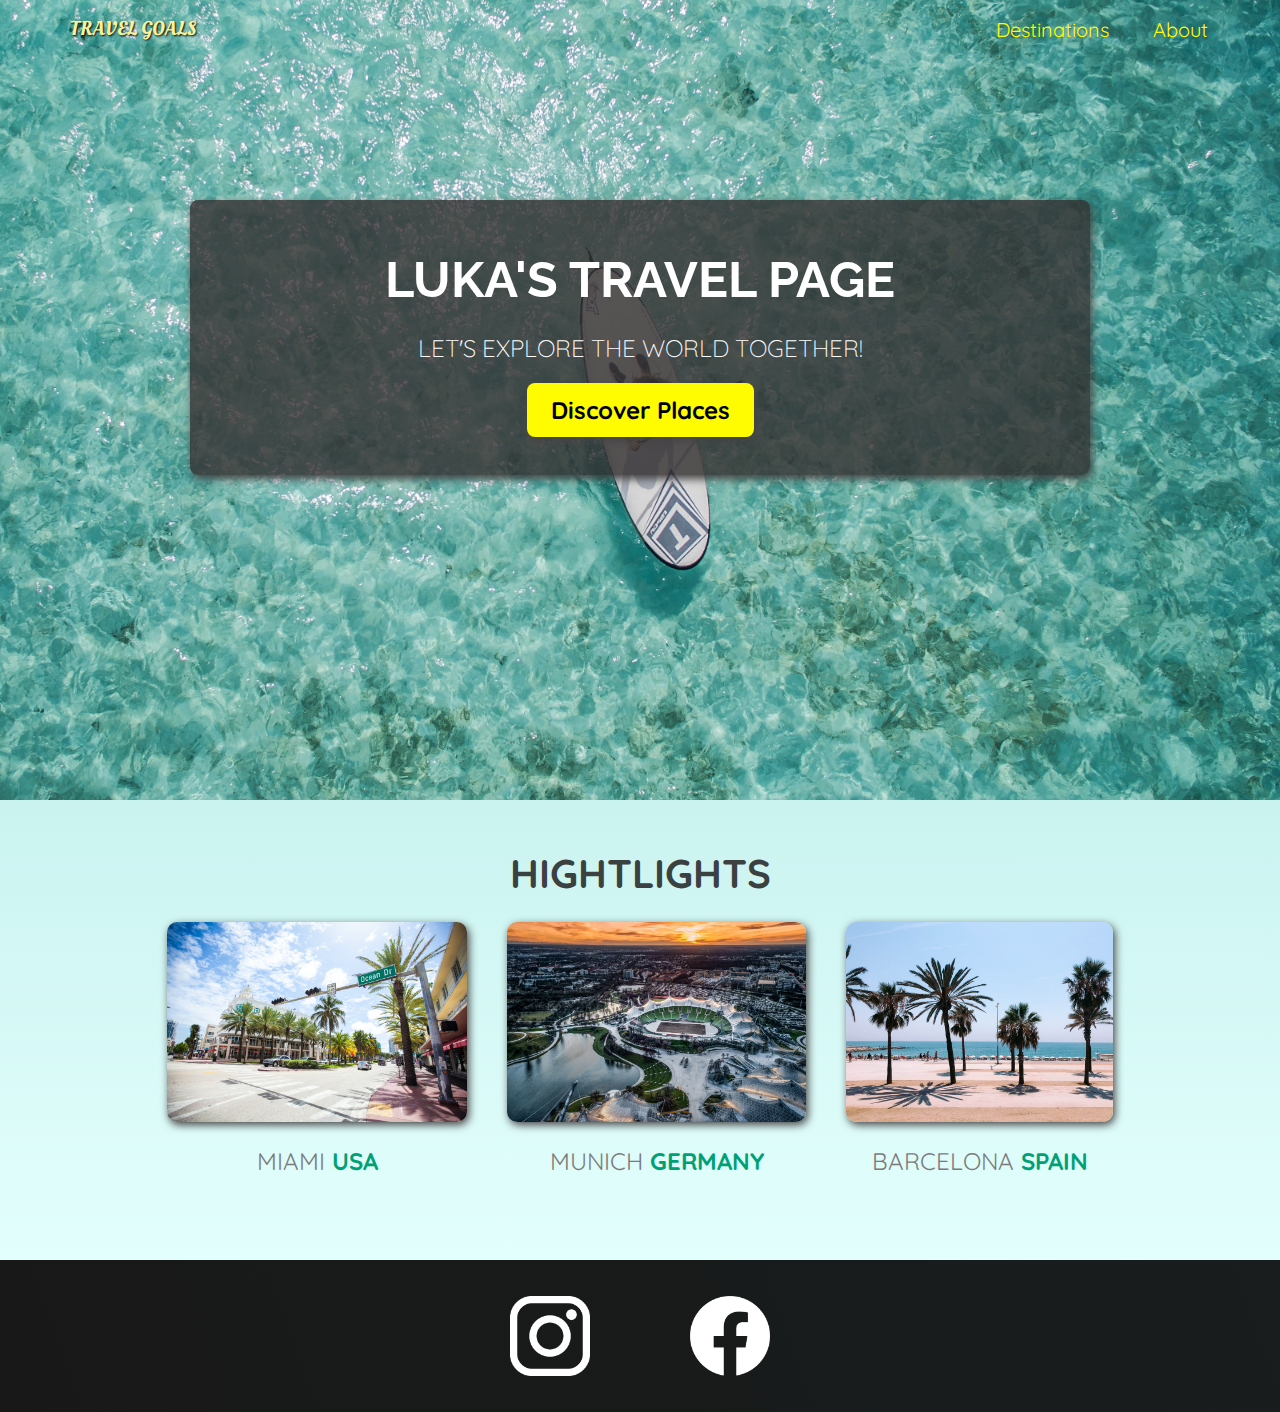
<file: index.html>
<!DOCTYPE html>
<html lang="en">
<head>
    <meta charset="UTF-8">
    <link
    href="https://fonts.googleapis.com/css2?family=Raleway:wght@700&family=Oleo+Script:wght@700&family=Quicksand:wght@300;500;700&display=swap"
    rel="stylesheet"
  />
  <link rel="stylesheet" href="shared.css">
    <link rel="stylesheet" href="styles.css">
    <title>Travel Goals</title>
</head>
<body>
    <header id="container">
        <div id="page-logo">
            <a href="/index.html">Travel Goals</a>
        </div>
        <nav>
            <ul>
                <li>
                    <a href="/places.html">Destinations</a>
                </li>
                <li>
                    <a href="/about.html">About</a>
                </li>

            </ul>
        </nav>
    </header>
    <main>
        <section id="hero">
            <div id="hero-content">
                <h1>Luka's Travel Page</h1>
                <p>Let's Explore The World Together!</p>
                <a href="/places.html">Discover Places</a>
            </div>
        </section>
        <section id="highlights">
           <h2>Hightlights</h2> 
           <ul id="destinations">
            <li class="destination">
                <img src="/images/places/miami.jpg" alt="Miami Streets on sunny day">
                <p>Miami <strong>USA</strong></p>
            </li>
            <li class="destination">
                <img src="/images/places/munich.jpg" alt="Munich stadium in winter">
                <p>Munich <strong>Germany</strong></p>
            </li>
            <li class="destination">
                <img src="/images/places/barcelona.jpg" alt="Palm beach in barcelona">
                <p>Barcelona <strong>Spain</strong></p>
            </li>
           </ul>
        </section>
    </main>
    <footer>
        <ul>
            <li>
                <a href="https://www.instagram.com" target="_blank">
                    <img src="/images/icons/insta.png" alt="Instagram Logo"></a>
            </li>
            <li>
                <a href="https://www.facebook.com" target="_blank">
                    <img src="/images/icons/facebook.png" alt="Facebook Logo"></a>
            </li>
        </ul>
    </footer>
</body>
</html>
</file>
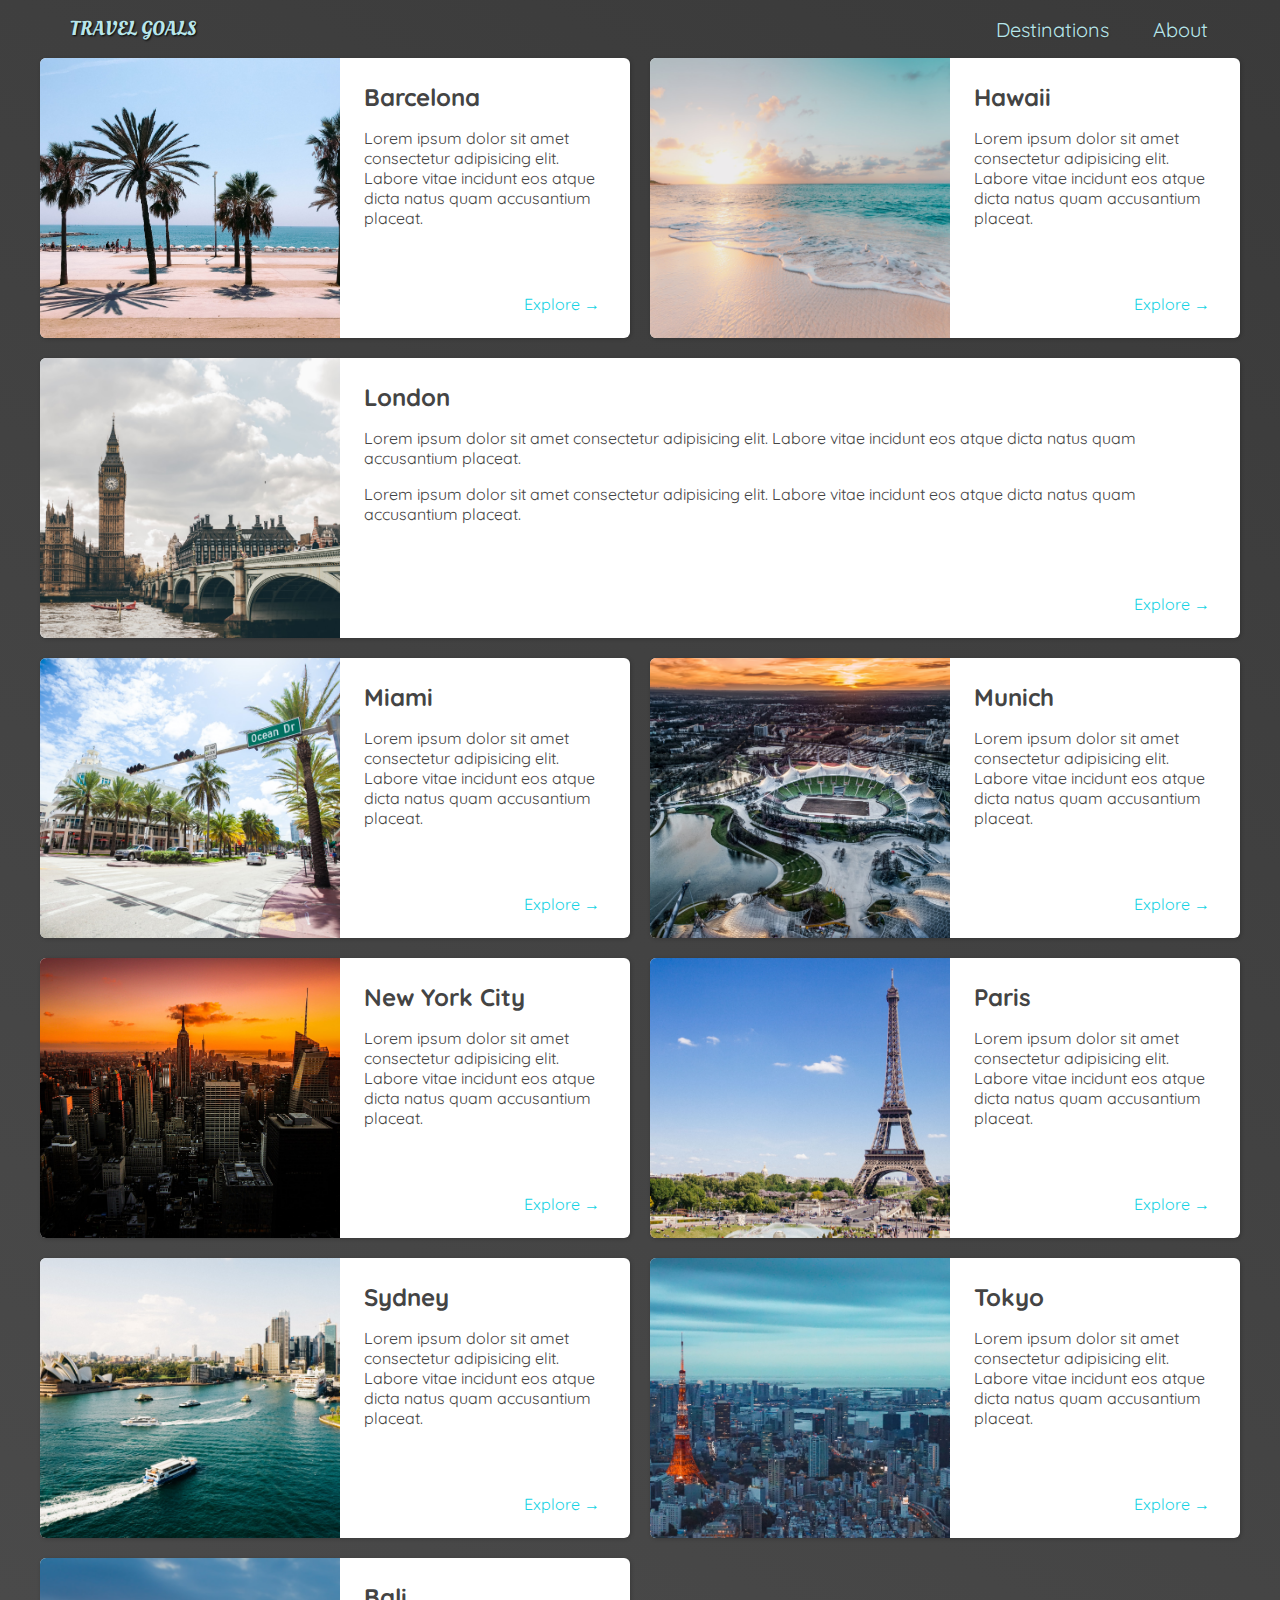
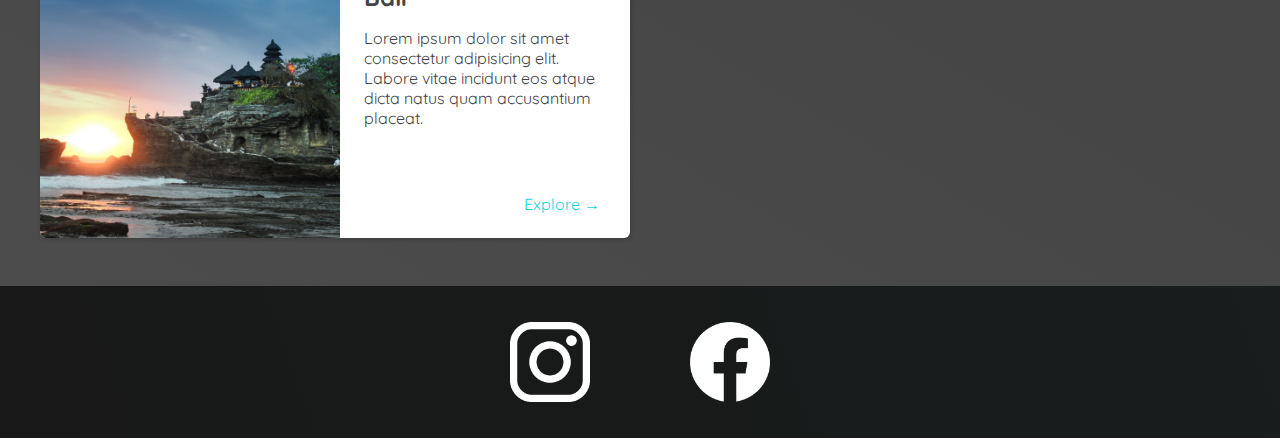
<file: places.html>
<!DOCTYPE html>
<html lang="en">
    <head>
        <meta charset="UTF-8">
        <link
        href="https://fonts.googleapis.com/css2?family=Raleway:wght@700&family=Oleo+Script:wght@700&family=Quicksand:wght@300;500;700&display=swap"
        rel="stylesheet"
      />
      <link rel="stylesheet" href="shared.css">
        <link rel="stylesheet" href="places.css">
        <title>Travel Goals</title>
    </head>
<body>
    <header id="container">
        <div id="page-logo">
            <a href="/index.html">Travel Goals</a>
        </div>
        <nav>
            <ul>
                <li>
                    <a href="/places.html">Destinations</a>
                </li>
                <li>
                    <a href="/about.html">About</a>
                </li>

            </ul>
        </nav>
    </header> 
    <main>
        <ul>
            <li>
              <img src="images/places/barcelona.jpg" alt="City of Barcelona" />
              <div class="item-content">
                <div>
                  <h2>Barcelona</h2>
                  <p>
                    Lorem ipsum dolor sit amet consectetur adipisicing elit. Labore
                    vitae incidunt eos atque dicta natus quam accusantium placeat.
                  </p>
                </div>
                <div class="actions">
                  <a href="https://en.wikipedia.org/wiki/Barcelona">Explore &#x2192</a>
                </div>
              </div>
            </li>
            <li>
              <img src="images/places/hawaii.jpg" alt="Hawaii beach" />
              <div class="item-content">
                <div>
                  <h2>Hawaii</h2>
                  <p>
                    Lorem ipsum dolor sit amet consectetur adipisicing elit. Labore
                    vitae incidunt eos atque dicta natus quam accusantium placeat.
                  </p>
                </div>
                <div class="actions">
                  <a href="hhttps://en.wikipedia.org/wiki/Hawaii">Explore &#x2192</a>
                </div>
              </div>
            </li>
            <li>
              <img src="images/places/london.jpg" alt="London city" />
              <div class="item-content">
                <div>
                  <h2>London</h2>
                  <p>
                    Lorem ipsum dolor sit amet consectetur adipisicing elit. Labore
                    vitae incidunt eos atque dicta natus quam accusantium placeat.
                  </p>
                  <p>
                    Lorem ipsum dolor sit amet consectetur adipisicing elit. Labore
                    vitae incidunt eos atque dicta natus quam accusantium placeat.
                  </p>
                </div>
                <div class="actions">
                  <a href="https://en.wikipedia.org/wiki/London">Explore &#x2192</a>
                </div>
              </div>
            </li>
            <li>
              <img src="images/places/miami.jpg" alt="Miami streets" />
              <div class="item-content">
                <div>
                  <h2>Miami</h2>
                  <p>
                    Lorem ipsum dolor sit amet consectetur adipisicing elit. Labore
                    vitae incidunt eos atque dicta natus quam accusantium placeat.
                  </p>
                </div>
                <div class="actions">
                  <a href="https://en.wikipedia.org/wiki/Miami">Explore &#x2192</a>
                </div>
              </div>
            </li>
            <li>
              <img src="images/places/munich.jpg" alt="Munich football stadium" />
              <div class="item-content">
                <div>
                  <h2>Munich</h2>
                  <p>
                    Lorem ipsum dolor sit amet consectetur adipisicing elit. Labore
                    vitae incidunt eos atque dicta natus quam accusantium placeat.
                  </p>
                </div>
                <div class="actions">
                  <a href="https://en.wikipedia.org/wiki/Munich">Explore &#x2192</a>
                </div>
              </div>
            </li>
            <li>
              <img src="images/places/new-york-city.jpg" alt="New York City skyline" />
              <div class="item-content">
                <div>
                  <h2>New York City</h2>
                  <p>
                    Lorem ipsum dolor sit amet consectetur adipisicing elit. Labore
                    vitae incidunt eos atque dicta natus quam accusantium placeat.
                  </p>
                </div>
                <div class="actions">
                  <a href="https://en.wikipedia.org/wiki/New_York_City"
                    >Explore &#x2192</a
                  >
                </div>
              </div>
            </li>
            <li>
              <img src="images/places/paris.jpg" alt="Paris city" />
              <div class="item-content">
                <div>
                  <h2>Paris</h2>
                  <p>
                    Lorem ipsum dolor sit amet consectetur adipisicing elit. Labore
                    vitae incidunt eos atque dicta natus quam accusantium placeat.
                  </p>
                </div>
                <div class="actions">
                  <a href="https://en.wikipedia.org/wiki/Paris">Explore &#x2192</a>
                </div>
              </div>
            </li>
            <li>
              <img src="images/places/sydney.jpg" alt="Sydney beach" />
              <div class="item-content">
                <div>
                  <h2>Sydney</h2>
                  <p>
                    Lorem ipsum dolor sit amet consectetur adipisicing elit. Labore
                    vitae incidunt eos atque dicta natus quam accusantium placeat.
                  </p>
                </div>
                <div class="actions">
                  <a href="https://en.wikipedia.org/wiki/Sydney">Explore &#x2192</a>
                </div>
              </div>
            </li>
            <li>
              <img src="images/places/tokyo.jpg" alt="Tokyo skyline" />
              <div class="item-content">
                <div>
                  <h2>Tokyo</h2>
                  <p>
                    Lorem ipsum dolor sit amet consectetur adipisicing elit. Labore
                    vitae incidunt eos atque dicta natus quam accusantium placeat.
                  </p>
                </div>
                <div class="actions">
                  <a href="https://en.wikipedia.org/wiki/Tokyo">Explore &#x2192</a>
                </div>
              </div>
            </li>
            <li>
              <img src="images/places/bali.jpg" alt="Bali beach" />
              <div class="item-content">
                <div>
                  <h2>Bali</h2>
                  <p>
                    Lorem ipsum dolor sit amet consectetur adipisicing elit. Labore
                    vitae incidunt eos atque dicta natus quam accusantium placeat.
                  </p>
                </div>
                <div class="actions">
                  <a href="https://en.wikipedia.org/wiki/Bali">Explore &#x2192</a>
                </div>
              </div>
            </li>
          </ul>
    </main> 
    <footer>
        <ul>
            <li>
                <a href="https://www.instagram.com" target="_blank">
                    <img src="/images/icons/insta.png" alt="Instagram Logo"></a>
            </li>
            <li>
                <a href="https://www.facebook.com" target="_blank">
                    <img src="/images/icons/facebook.png" alt="Facebook Logo"></a>
            </li>
        </ul>
    </footer>
</body>
</html>
</file>
<file: shared.css>
body{
    font-family: "Quicksand" , sans-serif;
    margin: 0;
}

ul{
    list-style: none;
    margin: 0;
    padding: 0;
}

header{
    display: flex;
    justify-content: space-between;
    align-items: center;
    padding: 15px 60px;
    position: absolute;
    width: 100%;
    top: 0;
    left: 0;
    box-sizing: border-box;
}

#page-logo a{
    padding: 10px;
    font-family: "Oleo Script" , sans-serif;
    color: rgb(245, 243, 160);
    text-decoration: none;
    text-transform: uppercase;
    text-shadow: 1px 1px 2px rgb(0, 0, 0);
}

header ul{
    display: flex;

}

header li{
    margin-left: 20px;
}

header a{
    color: rgb(255, 251, 0);
    text-decoration: none;
    font-size: 20px;
    padding: 12px;
    text-shadow: 1px 1px 2px rgba(0, 0, 0, 0.2);
    border-radius: 6px;
    -webkit-border-radius: 6px;
    -moz-border-radius: 6px;
    -ms-border-radius: 6px;
    -o-border-radius: 6px;
}

header nav a:hover{
    color: rgb(77, 77, 77);
    background-color: rgb(255, 251, 0);
}

footer{
    background: linear-gradient(70deg , rgb(24,24,24) , rgb(25,29,29));
    padding: 36px 0;
}

footer ul{
    display: flex;
    justify-content: center;
    /* padding: 40px; */
}

footer li{
    width: 80px;
    height: 80px;
    margin: 0 50px;
}

footer img{
    width: 100%;
    height: 100%;
}
</file>
<file: styles.css>
#hero{
    height: 800px;
    background-image: url("/images/places/ocean.jpg");
    background-position: center;
    background-size: cover;
}

#hero-content{
    width: 900px;
    background-color: rgba(51, 47, 47, 0.8);
    box-shadow: 2px 4px 8px rgb(68, 67, 67);
    border-radius: 8px;
    -webkit-border-radius: 8px;
    -moz-border-radius: 8px;
    -ms-border-radius: 8px;
    -o-border-radius: 8px;
    text-align: center;
    padding: 50px 0;
    margin: 0 auto;
    position: relative;
    top: 200px;
}

#hero-content h1{
    color: white;
    text-transform: uppercase;
    font-size: 50px;
    font-family: "Raleway" , sans-serif;
    margin: 0;
}

#hero-content p{
    color: white;
    text-transform: uppercase;
    font-size: 24px;
    font-weight: 300;
    margin-bottom: 32px;
}

#hero-content a{
    text-decoration: none;
    background-color: rgb(255, 251, 0);
    padding: 12px 24px;
    color: black;
    font-size: 24px;
    font-weight: 700;
    border-radius: 8px;
    -webkit-border-radius: 8px;
    -moz-border-radius: 8px;
    -ms-border-radius: 8px;
    -o-border-radius: 8px;
    box-shadow: 2px 4px 8px rgb(68, 67, 67);
}

#hero-content a:hover{
    background-color: rgb(255, 238, 0);
}

#highlights{
    padding: 24px;
    background: linear-gradient(0deg, rgb(227,255,253) , rgb(202,243,240));
}

#highlights h2 {
    text-transform: uppercase;
    text-align: center;
    font-size: 40px;
    color: rgb(59, 65, 64);
    margin: 24px 0;
}

#destinations{
    display: flex;
    width: 90%;
    margin: auto;
    margin-bottom: 40px;
    justify-content: center;
}

.destination{
    margin: 0 20px;
    text-transform: uppercase;
}

.destination p{
    text-align: center;
    font-size: 24px;
    color: rgb(124, 123, 123);
    margin: 20px 0;
}

.destination img{
    height: 200px;
    width: 100%;
    box-shadow: 2px 3px 8px rgb(68, 67, 67);
    border-radius: 10px;
    -webkit-border-radius: 10px;
    -moz-border-radius: 10px;
    -ms-border-radius: 10px;
    -o-border-radius: 10px;
    object-fit: cover;
}

.destination strong {
    color: rgb(0, 160, 117);
}
</file>
<file: places.css>
body{
    background: linear-gradient(30deg , rgb(77,77,77) , rgb(58,58,58));
    color: rgb(68, 68, 68);
}

#page-logo a {
    color: rgb(183, 230, 235);
}

header {
    position: static;
}

header a {
     color: rgb(183, 230, 235);
}

header nav a:hover {
    background-color: rgb(183, 230, 235);
    color: rgb(59, 59, 59);
}

main ul{
    width: 1200px;
    margin: 0 auto 48px auto;
    display: grid;
    grid-template-columns: 1fr 1fr;
    gap: 20px 20px;
   
}

li:nth-of-type(3) {
    grid-column: 1 / span 2;
}

main li{
    display: flex;
    background-color: white;
    box-shadow: 1px 1px 4px rgba(0, 0, 0, 0.2);
    border-radius: 6px;
    -webkit-border-radius: 6px;
    -moz-border-radius: 6px;
    -ms-border-radius: 6px;
    -o-border-radius: 6px;
    overflow: hidden;
}

main li img{
    width: 300px;
    height: 280px;
    object-fit: cover;
}

.item-content{
    padding: 24px;
    display: flex;
    flex-direction: column;
    justify-content: space-between;
}

.item-content h2{
    margin: 0;
}

.actions{
    text-align: right;
}

.actions a {
    text-decoration: none;
    padding: 6px;
    color: rgb(22, 211, 228);
    border-radius: 6px;
    -webkit-border-radius: 6px;
    -moz-border-radius: 6px;
    -ms-border-radius: 6px;
    -o-border-radius: 6px;
}
.actions a:hover{
    background-color: rgb(235, 253, 255);
}
</file>
